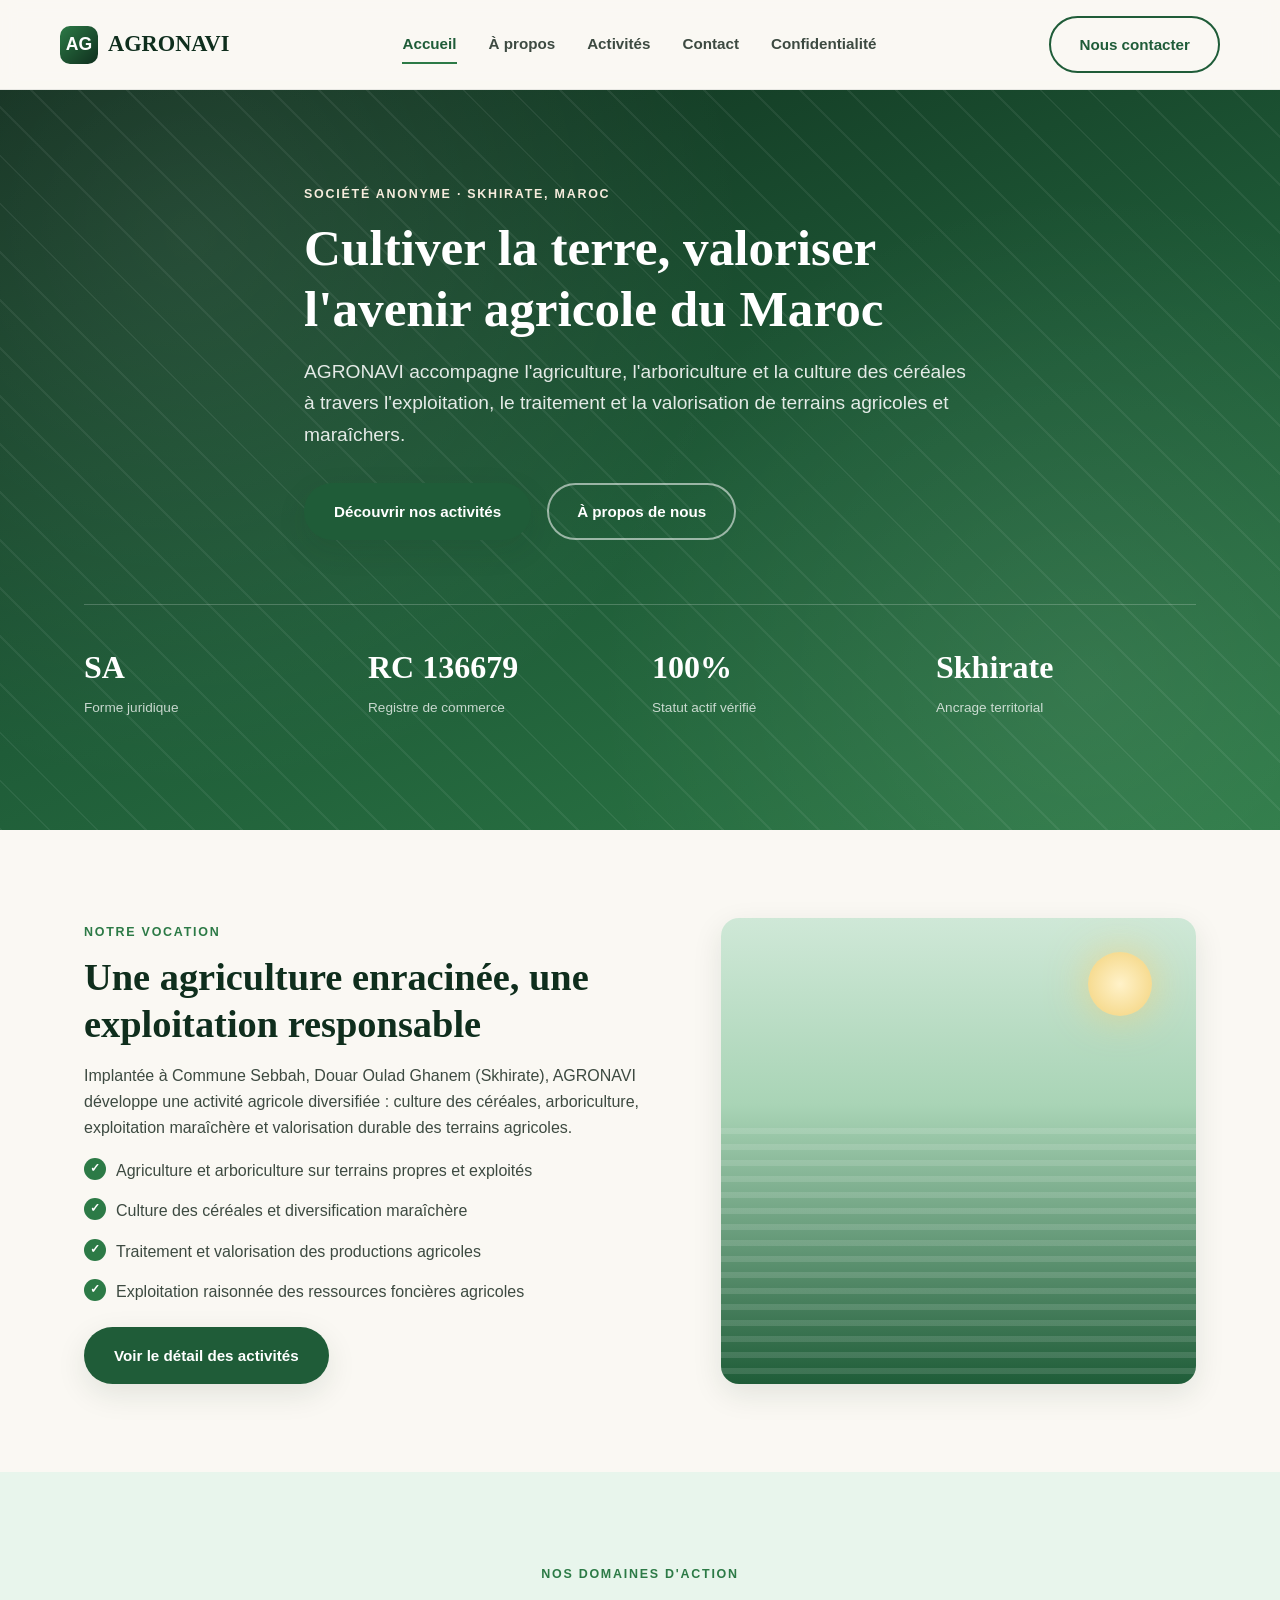
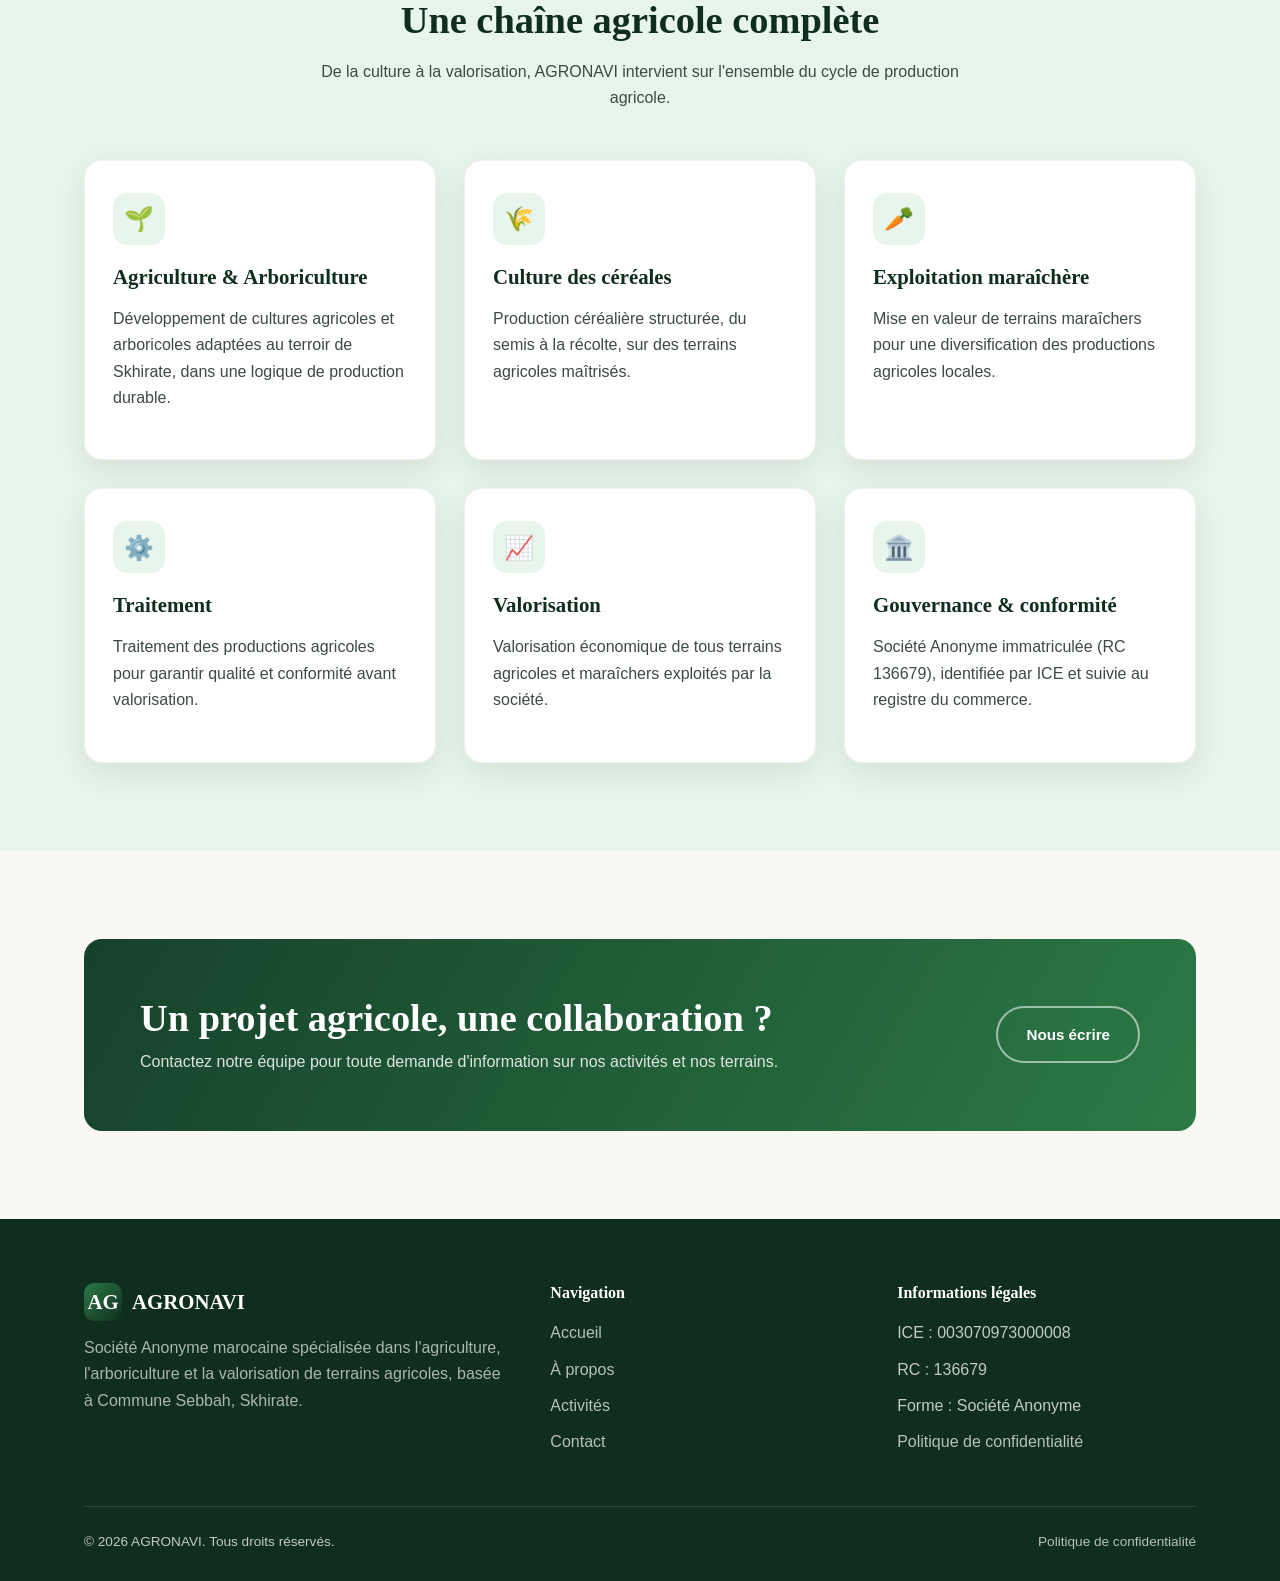
<file: index.html>
<!doctype html>
<html lang="fr">
<head>
<meta charset="UTF-8" />
<meta name="viewport" content="width=device-width, initial-scale=1.0" />
<title>AGRONAVI — Agriculture &amp; Arboriculture au Maroc</title>
<meta name="description" content="AGRONAVI, société anonyme marocaine spécialisée dans l'agriculture, l'arboriculture et la valorisation de terrains agricoles et maraîchers à Skhirate." />
<link rel="icon" href="data:image/svg+xml,<svg xmlns=%22http://www.w3.org/2000/svg%22 viewBox=%220 0 100 100%22><text y=%22.9em%22 font-size=%2290%22>🌾</text></svg>" />
<link rel="stylesheet" href="styles.css" />
</head>
<body>

<header class="site-header">
  <div class="container nav">
    <a href="index.html" class="brand">
      <span class="brand-mark">AG</span>
      AGRONAVI
    </a>
    <nav class="nav-links">
      <a href="index.html" class="active">Accueil</a>
      <a href="about.html">À propos</a>
      <a href="services.html">Activités</a>
      <a href="contact.html">Contact</a>
      <a href="privacy.html">Confidentialité</a>
    </nav>
    <div class="nav-cta">
      <a href="contact.html" class="btn btn-outline-dark">Nous contacter</a>
    </div>
    <button class="nav-toggle" aria-label="Menu">
      <span></span><span></span><span></span>
    </button>
  </div>
</header>

<section class="hero">
  <div class="hero-pattern"></div>
  <div class="container hero-inner">
    <span class="eyebrow">Société Anonyme · Skhirate, Maroc</span>
    <h1>Cultiver la terre, valoriser l'avenir agricole du Maroc</h1>
    <p class="lead">AGRONAVI accompagne l'agriculture, l'arboriculture et la culture des céréales à travers l'exploitation, le traitement et la valorisation de terrains agricoles et maraîchers.</p>
    <div class="hero-actions">
      <a href="services.html" class="btn btn-primary">Découvrir nos activités</a>
      <a href="about.html" class="btn btn-outline">À propos de nous</a>
    </div>
  </div>
  <div class="container">
    <div class="hero-stats">
      <div>
        <div class="stat-num">SA</div>
        <div class="stat-label">Forme juridique</div>
      </div>
      <div>
        <div class="stat-num">RC 136679</div>
        <div class="stat-label">Registre de commerce</div>
      </div>
      <div>
        <div class="stat-num">100%</div>
        <div class="stat-label">Statut actif vérifié</div>
      </div>
      <div>
        <div class="stat-num">Skhirate</div>
        <div class="stat-label">Ancrage territorial</div>
      </div>
    </div>
  </div>
</section>

<section>
  <div class="container grid-2">
    <div>
      <span class="eyebrow">Notre vocation</span>
      <h2>Une agriculture enracinée, une exploitation responsable</h2>
      <p>Implantée à Commune Sebbah, Douar Oulad Ghanem (Skhirate), AGRONAVI développe une activité agricole diversifiée : culture des céréales, arboriculture, exploitation maraîchère et valorisation durable des terrains agricoles.</p>
      <ul class="list-check">
        <li>Agriculture et arboriculture sur terrains propres et exploités</li>
        <li>Culture des céréales et diversification maraîchère</li>
        <li>Traitement et valorisation des productions agricoles</li>
        <li>Exploitation raisonnée des ressources foncières agricoles</li>
      </ul>
      <a href="services.html" class="btn btn-primary" style="margin-top:8px;">Voir le détail des activités</a>
    </div>
    <div class="field-graphic">
      <div class="sun"></div>
      <div class="rows"></div>
    </div>
  </div>
</section>

<section class="section-alt">
  <div class="container">
    <div class="section-head">
      <span class="eyebrow">Nos domaines d'action</span>
      <h2>Une chaîne agricole complète</h2>
      <p>De la culture à la valorisation, AGRONAVI intervient sur l'ensemble du cycle de production agricole.</p>
    </div>
    <div class="grid-3">
      <div class="card">
        <div class="card-icon">🌱</div>
        <h3>Agriculture &amp; Arboriculture</h3>
        <p>Développement de cultures agricoles et arboricoles adaptées au terroir de Skhirate, dans une logique de production durable.</p>
      </div>
      <div class="card">
        <div class="card-icon">🌾</div>
        <h3>Culture des céréales</h3>
        <p>Production céréalière structurée, du semis à la récolte, sur des terrains agricoles maîtrisés.</p>
      </div>
      <div class="card">
        <div class="card-icon">🥕</div>
        <h3>Exploitation maraîchère</h3>
        <p>Mise en valeur de terrains maraîchers pour une diversification des productions agricoles locales.</p>
      </div>
      <div class="card">
        <div class="card-icon">⚙️</div>
        <h3>Traitement</h3>
        <p>Traitement des productions agricoles pour garantir qualité et conformité avant valorisation.</p>
      </div>
      <div class="card">
        <div class="card-icon">📈</div>
        <h3>Valorisation</h3>
        <p>Valorisation économique de tous terrains agricoles et maraîchers exploités par la société.</p>
      </div>
      <div class="card">
        <div class="card-icon">🏛️</div>
        <h3>Gouvernance &amp; conformité</h3>
        <p>Société Anonyme immatriculée (RC 136679), identifiée par ICE et suivie au registre du commerce.</p>
      </div>
    </div>
  </div>
</section>

<section>
  <div class="container">
    <div class="cta-band">
      <div>
        <h2>Un projet agricole, une collaboration ?</h2>
        <p>Contactez notre équipe pour toute demande d'information sur nos activités et nos terrains.</p>
      </div>
      <a href="contact.html" class="btn btn-outline">Nous écrire</a>
    </div>
  </div>
</section>

<footer class="site-footer">
  <div class="container">
    <div class="footer-grid">
      <div>
        <div class="footer-brand"><span class="brand-mark">AG</span><span>AGRONAVI</span></div>
        <p>Société Anonyme marocaine spécialisée dans l'agriculture, l'arboriculture et la valorisation de terrains agricoles, basée à Commune Sebbah, Skhirate.</p>
      </div>
      <div>
        <h4>Navigation</h4>
        <ul class="footer-links">
          <li><a href="index.html">Accueil</a></li>
          <li><a href="about.html">À propos</a></li>
          <li><a href="services.html">Activités</a></li>
          <li><a href="contact.html">Contact</a></li>
        </ul>
      </div>
      <div>
        <h4>Informations légales</h4>
        <ul class="footer-links">
          <li>ICE : 003070973000008</li>
          <li>RC : 136679</li>
          <li>Forme : Société Anonyme</li>
          <li><a href="privacy.html">Politique de confidentialité</a></li>
        </ul>
      </div>
    </div>
    <div class="footer-bottom">
      <span>&copy; <span id="year"></span> AGRONAVI. Tous droits réservés.</span>
      <a href="privacy.html">Politique de confidentialité</a>
    </div>
  </div>
</footer>

<script src="script.js"></script>
</body>
</html>
</file>
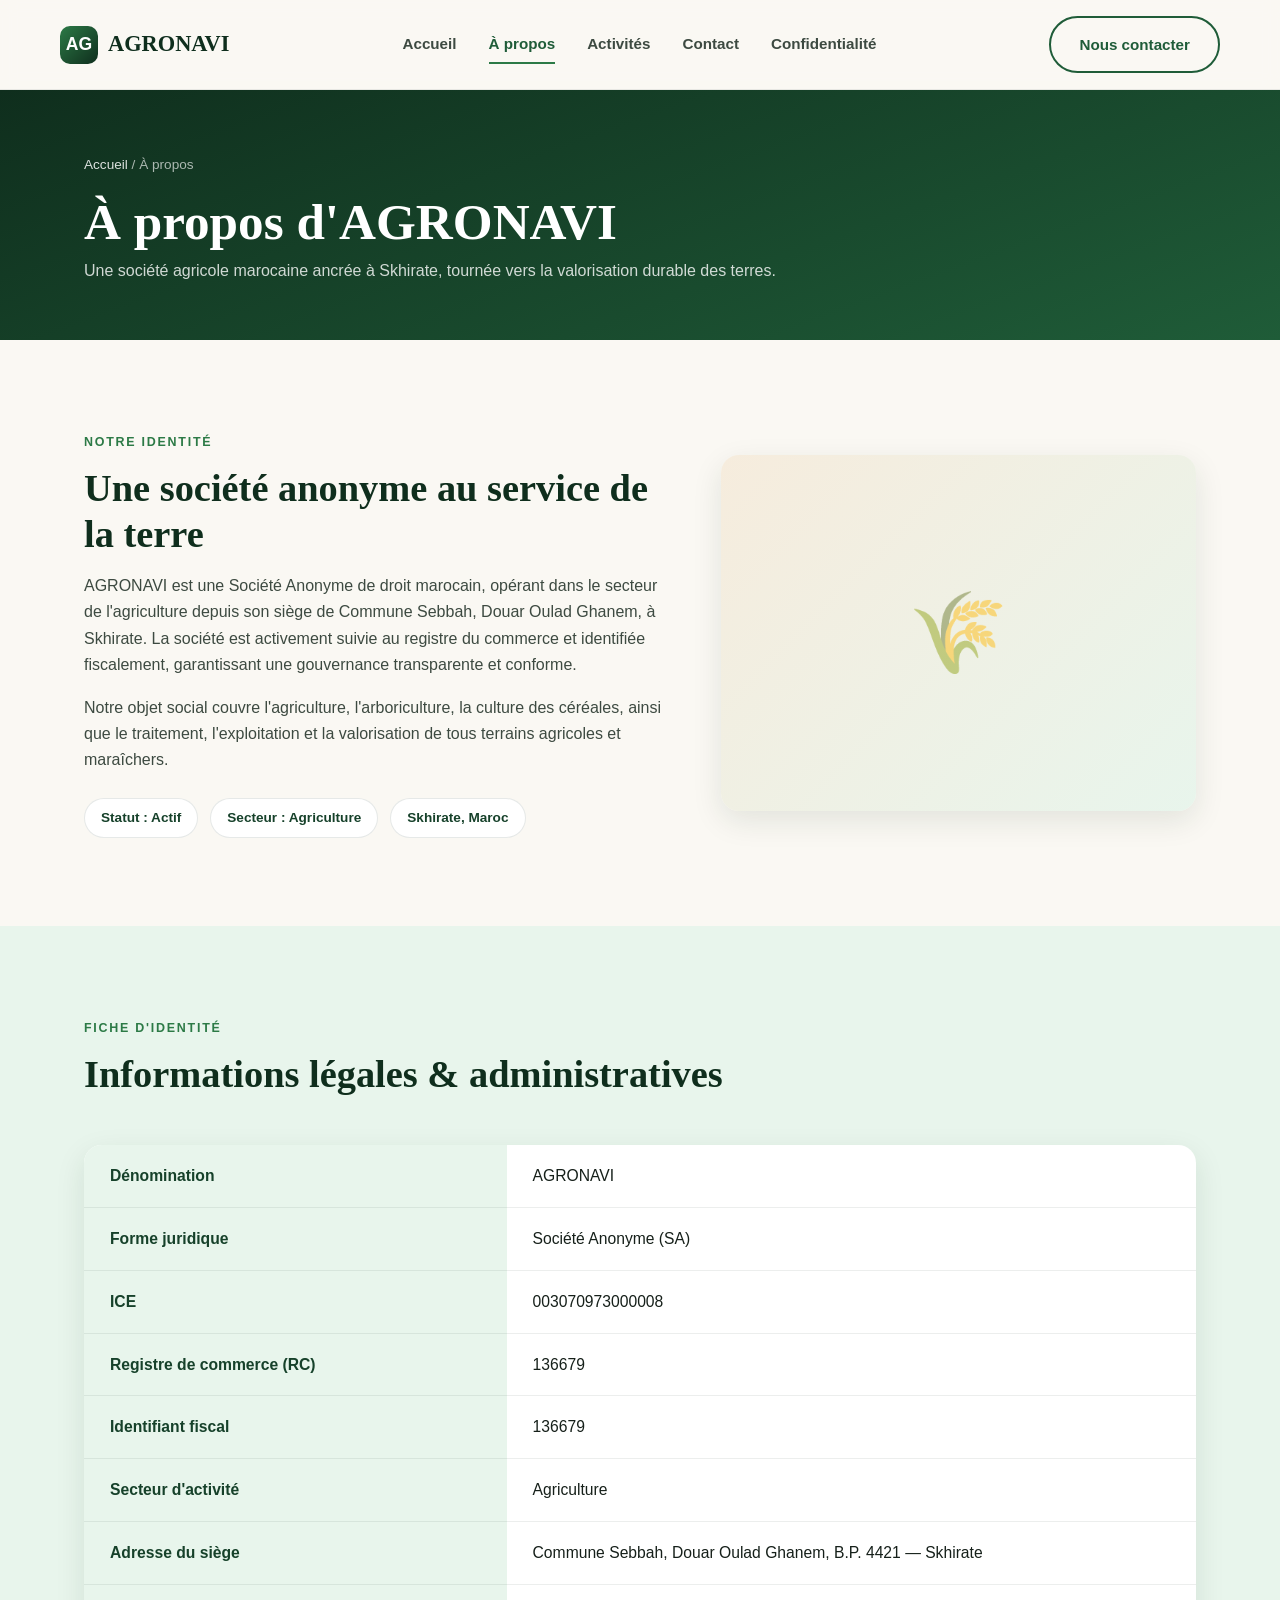
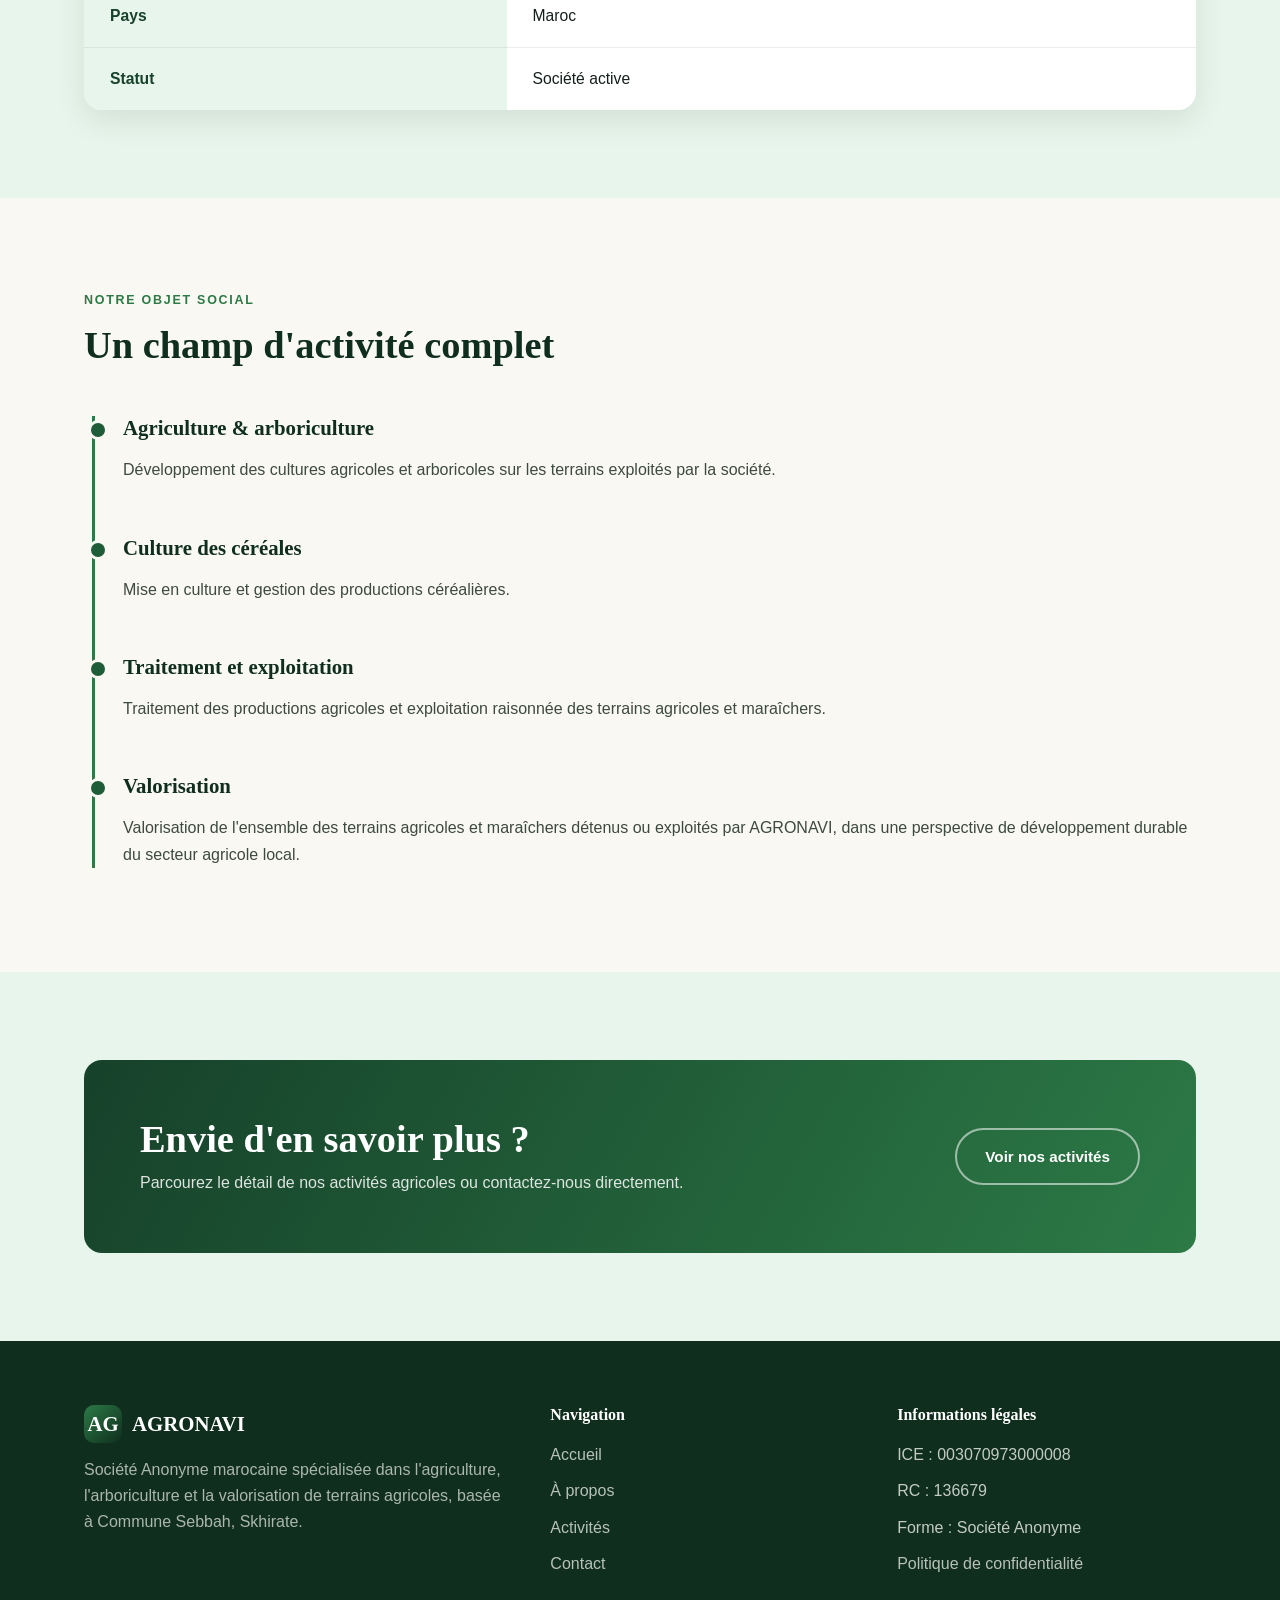
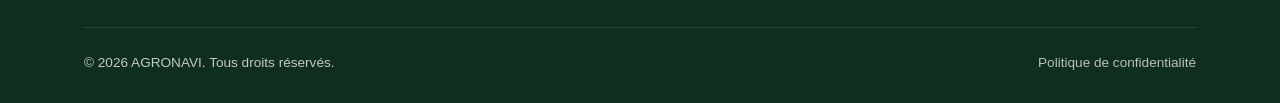
<file: about.html>
<!doctype html>
<html lang="fr">
<head>
<meta charset="UTF-8" />
<meta name="viewport" content="width=device-width, initial-scale=1.0" />
<title>À propos — AGRONAVI</title>
<meta name="description" content="Découvrez AGRONAVI : identité juridique, implantation à Skhirate, secteur d'activité et engagement agricole." />
<link rel="icon" href="data:image/svg+xml,<svg xmlns=%22http://www.w3.org/2000/svg%22 viewBox=%220 0 100 100%22><text y=%22.9em%22 font-size=%2290%22>🌾</text></svg>" />
<link rel="stylesheet" href="styles.css" />
</head>
<body>

<header class="site-header">
  <div class="container nav">
    <a href="index.html" class="brand">
      <span class="brand-mark">AG</span>
      AGRONAVI
    </a>
    <nav class="nav-links">
      <a href="index.html">Accueil</a>
      <a href="about.html" class="active">À propos</a>
      <a href="services.html">Activités</a>
      <a href="contact.html">Contact</a>
      <a href="privacy.html">Confidentialité</a>
    </nav>
    <div class="nav-cta">
      <a href="contact.html" class="btn btn-outline-dark">Nous contacter</a>
    </div>
    <button class="nav-toggle" aria-label="Menu">
      <span></span><span></span><span></span>
    </button>
  </div>
</header>

<section class="legal-hero">
  <div class="container">
    <div class="breadcrumb"><a href="index.html">Accueil</a> / À propos</div>
    <h1>À propos d'AGRONAVI</h1>
    <p>Une société agricole marocaine ancrée à Skhirate, tournée vers la valorisation durable des terres.</p>
  </div>
</section>

<section>
  <div class="container grid-2">
    <div>
      <span class="eyebrow">Notre identité</span>
      <h2>Une société anonyme au service de la terre</h2>
      <p>AGRONAVI est une Société Anonyme de droit marocain, opérant dans le secteur de l'agriculture depuis son siège de Commune Sebbah, Douar Oulad Ghanem, à Skhirate. La société est activement suivie au registre du commerce et identifiée fiscalement, garantissant une gouvernance transparente et conforme.</p>
      <p>Notre objet social couvre l'agriculture, l'arboriculture, la culture des céréales, ainsi que le traitement, l'exploitation et la valorisation de tous terrains agricoles et maraîchers.</p>
      <div class="badge-row">
        <span class="badge">Statut : Actif</span>
        <span class="badge">Secteur : Agriculture</span>
        <span class="badge">Skhirate, Maroc</span>
      </div>
    </div>
    <div class="image-frame"></div>
  </div>
</section>

<section class="section-alt">
  <div class="container">
    <div class="section-head left">
      <span class="eyebrow">Fiche d'identité</span>
      <h2>Informations légales &amp; administratives</h2>
    </div>
    <table class="info-table">
      <tr><td>Dénomination</td><td>AGRONAVI</td></tr>
      <tr><td>Forme juridique</td><td>Société Anonyme (SA)</td></tr>
      <tr><td>ICE</td><td>003070973000008</td></tr>
      <tr><td>Registre de commerce (RC)</td><td>136679</td></tr>
      <tr><td>Identifiant fiscal</td><td>136679</td></tr>
      <tr><td>Secteur d'activité</td><td>Agriculture</td></tr>
      <tr><td>Adresse du siège</td><td>Commune Sebbah, Douar Oulad Ghanem, B.P. 4421 — Skhirate</td></tr>
      <tr><td>Pays</td><td>Maroc</td></tr>
      <tr><td>Statut</td><td>Société active</td></tr>
    </table>
  </div>
</section>

<section>
  <div class="container">
    <div class="section-head left">
      <span class="eyebrow">Notre objet social</span>
      <h2>Un champ d'activité complet</h2>
    </div>
    <div class="timeline">
      <div class="timeline-item">
        <h3>Agriculture &amp; arboriculture</h3>
        <p>Développement des cultures agricoles et arboricoles sur les terrains exploités par la société.</p>
      </div>
      <div class="timeline-item">
        <h3>Culture des céréales</h3>
        <p>Mise en culture et gestion des productions céréalières.</p>
      </div>
      <div class="timeline-item">
        <h3>Traitement et exploitation</h3>
        <p>Traitement des productions agricoles et exploitation raisonnée des terrains agricoles et maraîchers.</p>
      </div>
      <div class="timeline-item">
        <h3>Valorisation</h3>
        <p>Valorisation de l'ensemble des terrains agricoles et maraîchers détenus ou exploités par AGRONAVI, dans une perspective de développement durable du secteur agricole local.</p>
      </div>
    </div>
  </div>
</section>

<section class="section-alt">
  <div class="container">
    <div class="cta-band">
      <div>
        <h2>Envie d'en savoir plus ?</h2>
        <p>Parcourez le détail de nos activités agricoles ou contactez-nous directement.</p>
      </div>
      <a href="services.html" class="btn btn-outline">Voir nos activités</a>
    </div>
  </div>
</section>

<footer class="site-footer">
  <div class="container">
    <div class="footer-grid">
      <div>
        <div class="footer-brand"><span class="brand-mark">AG</span><span>AGRONAVI</span></div>
        <p>Société Anonyme marocaine spécialisée dans l'agriculture, l'arboriculture et la valorisation de terrains agricoles, basée à Commune Sebbah, Skhirate.</p>
      </div>
      <div>
        <h4>Navigation</h4>
        <ul class="footer-links">
          <li><a href="index.html">Accueil</a></li>
          <li><a href="about.html">À propos</a></li>
          <li><a href="services.html">Activités</a></li>
          <li><a href="contact.html">Contact</a></li>
        </ul>
      </div>
      <div>
        <h4>Informations légales</h4>
        <ul class="footer-links">
          <li>ICE : 003070973000008</li>
          <li>RC : 136679</li>
          <li>Forme : Société Anonyme</li>
          <li><a href="privacy.html">Politique de confidentialité</a></li>
        </ul>
      </div>
    </div>
    <div class="footer-bottom">
      <span>&copy; <span id="year"></span> AGRONAVI. Tous droits réservés.</span>
      <a href="privacy.html">Politique de confidentialité</a>
    </div>
  </div>
</footer>

<script src="script.js"></script>
</body>
</html>
</file>
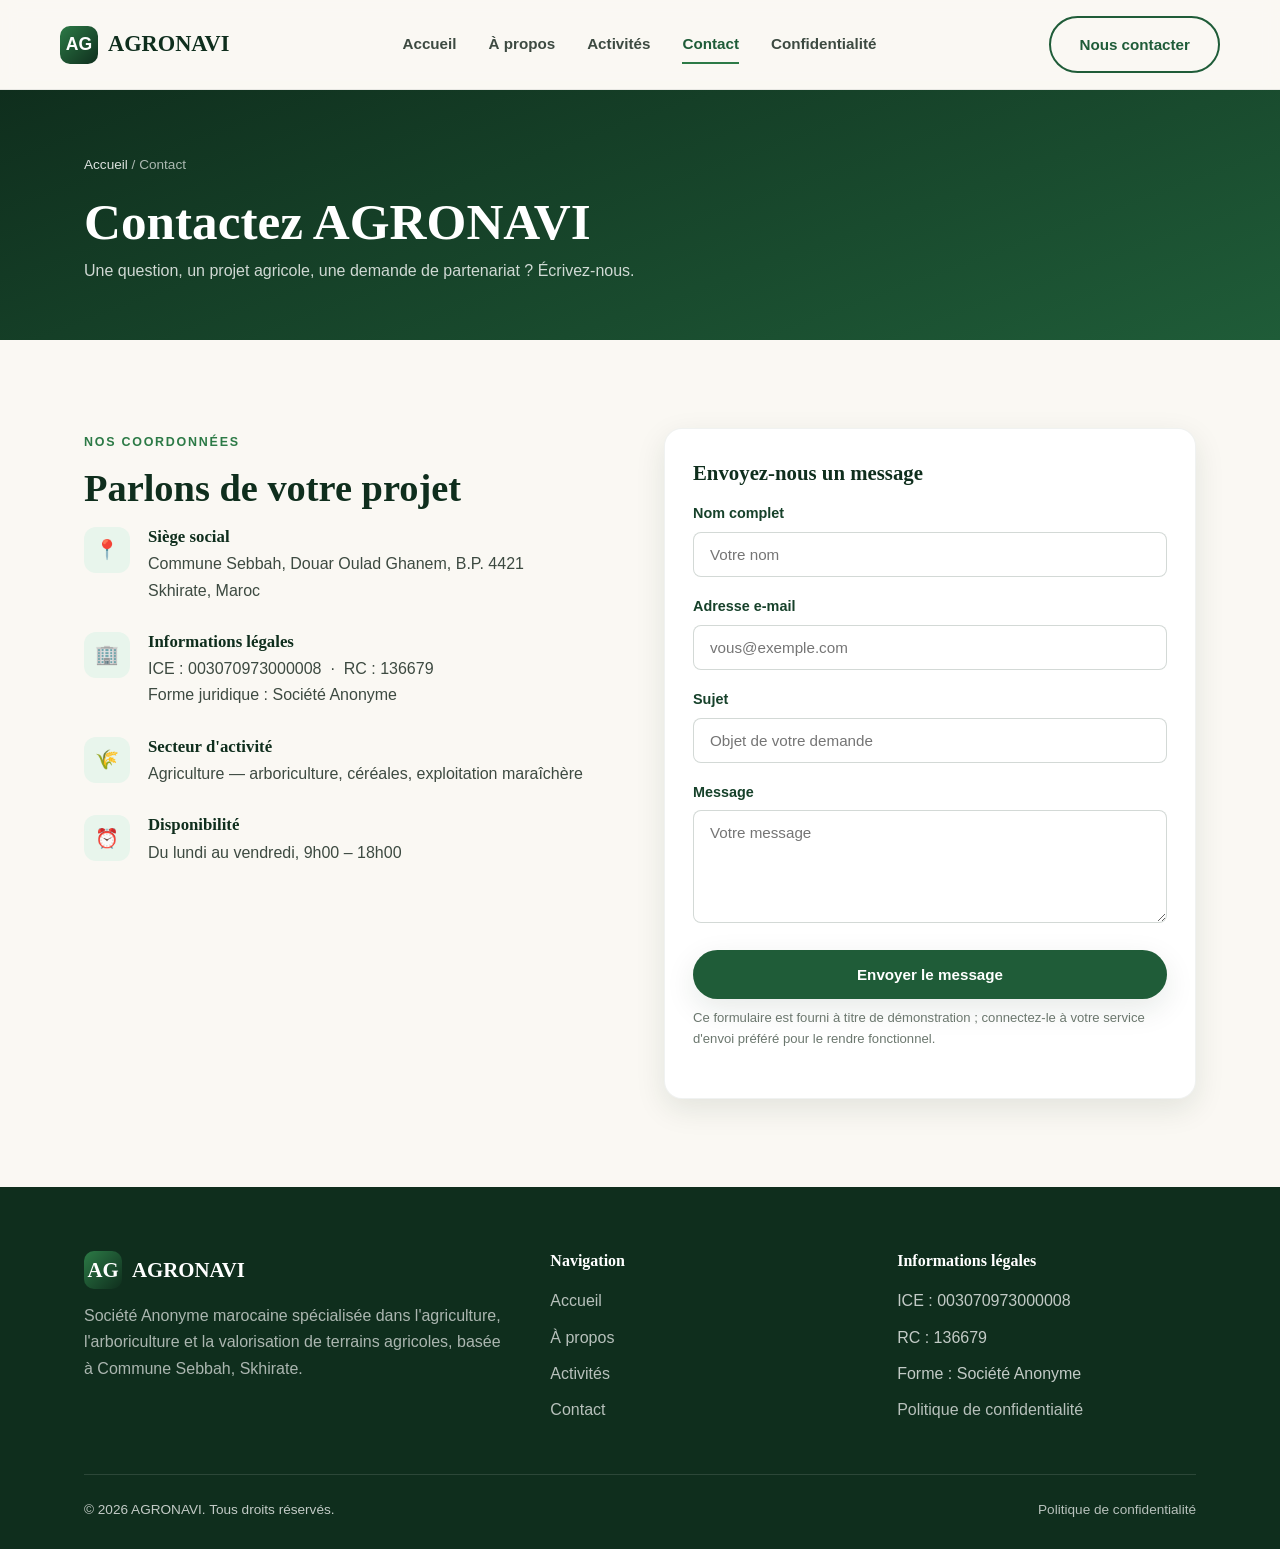
<file: contact.html>
<!doctype html>
<html lang="fr">
<head>
<meta charset="UTF-8" />
<meta name="viewport" content="width=device-width, initial-scale=1.0" />
<title>Contact — AGRONAVI</title>
<meta name="description" content="Contactez AGRONAVI, siège social à Commune Sebbah, Douar Oulad Ghanem, Skhirate, Maroc." />
<link rel="icon" href="data:image/svg+xml,<svg xmlns=%22http://www.w3.org/2000/svg%22 viewBox=%220 0 100 100%22><text y=%22.9em%22 font-size=%2290%22>🌾</text></svg>" />
<link rel="stylesheet" href="styles.css" />
</head>
<body>

<header class="site-header">
  <div class="container nav">
    <a href="index.html" class="brand">
      <span class="brand-mark">AG</span>
      AGRONAVI
    </a>
    <nav class="nav-links">
      <a href="index.html">Accueil</a>
      <a href="about.html">À propos</a>
      <a href="services.html">Activités</a>
      <a href="contact.html" class="active">Contact</a>
      <a href="privacy.html">Confidentialité</a>
    </nav>
    <div class="nav-cta">
      <a href="contact.html" class="btn btn-outline-dark">Nous contacter</a>
    </div>
    <button class="nav-toggle" aria-label="Menu">
      <span></span><span></span><span></span>
    </button>
  </div>
</header>

<section class="legal-hero">
  <div class="container">
    <div class="breadcrumb"><a href="index.html">Accueil</a> / Contact</div>
    <h1>Contactez AGRONAVI</h1>
    <p>Une question, un projet agricole, une demande de partenariat ? Écrivez-nous.</p>
  </div>
</section>

<section>
  <div class="container contact-grid">
    <div>
      <span class="eyebrow">Nos coordonnées</span>
      <h2>Parlons de votre projet</h2>
      <div class="contact-item">
        <div class="contact-icon">📍</div>
        <div>
          <h3>Siège social</h3>
          <p>Commune Sebbah, Douar Oulad Ghanem, B.P. 4421<br>Skhirate, Maroc</p>
        </div>
      </div>
      <div class="contact-item">
        <div class="contact-icon">🏢</div>
        <div>
          <h3>Informations légales</h3>
          <p>ICE : 003070973000008 &nbsp;·&nbsp; RC : 136679<br>Forme juridique : Société Anonyme</p>
        </div>
      </div>
      <div class="contact-item">
        <div class="contact-icon">🌾</div>
        <div>
          <h3>Secteur d'activité</h3>
          <p>Agriculture — arboriculture, céréales, exploitation maraîchère</p>
        </div>
      </div>
      <div class="contact-item">
        <div class="contact-icon">⏰</div>
        <div>
          <h3>Disponibilité</h3>
          <p>Du lundi au vendredi, 9h00 – 18h00</p>
        </div>
      </div>
    </div>

    <div class="card">
      <h3>Envoyez-nous un message</h3>
      <form class="contact-form">
        <div class="form-field">
          <label for="name">Nom complet</label>
          <input id="name" type="text" placeholder="Votre nom" required />
        </div>
        <div class="form-field">
          <label for="email">Adresse e-mail</label>
          <input id="email" type="email" placeholder="vous@exemple.com" required />
        </div>
        <div class="form-field">
          <label for="subject">Sujet</label>
          <input id="subject" type="text" placeholder="Objet de votre demande" />
        </div>
        <div class="form-field">
          <label for="message">Message</label>
          <textarea id="message" rows="5" placeholder="Votre message" required></textarea>
        </div>
        <button type="submit" class="btn btn-primary" style="width:100%;justify-content:center;">Envoyer le message</button>
        <p class="form-note">Ce formulaire est fourni à titre de démonstration ; connectez-le à votre service d'envoi préféré pour le rendre fonctionnel.</p>
      </form>
    </div>
  </div>
</section>

<footer class="site-footer">
  <div class="container">
    <div class="footer-grid">
      <div>
        <div class="footer-brand"><span class="brand-mark">AG</span><span>AGRONAVI</span></div>
        <p>Société Anonyme marocaine spécialisée dans l'agriculture, l'arboriculture et la valorisation de terrains agricoles, basée à Commune Sebbah, Skhirate.</p>
      </div>
      <div>
        <h4>Navigation</h4>
        <ul class="footer-links">
          <li><a href="index.html">Accueil</a></li>
          <li><a href="about.html">À propos</a></li>
          <li><a href="services.html">Activités</a></li>
          <li><a href="contact.html">Contact</a></li>
        </ul>
      </div>
      <div>
        <h4>Informations légales</h4>
        <ul class="footer-links">
          <li>ICE : 003070973000008</li>
          <li>RC : 136679</li>
          <li>Forme : Société Anonyme</li>
          <li><a href="privacy.html">Politique de confidentialité</a></li>
        </ul>
      </div>
    </div>
    <div class="footer-bottom">
      <span>&copy; <span id="year"></span> AGRONAVI. Tous droits réservés.</span>
      <a href="privacy.html">Politique de confidentialité</a>
    </div>
  </div>
</footer>

<script src="script.js"></script>
</body>
</html>
</file>
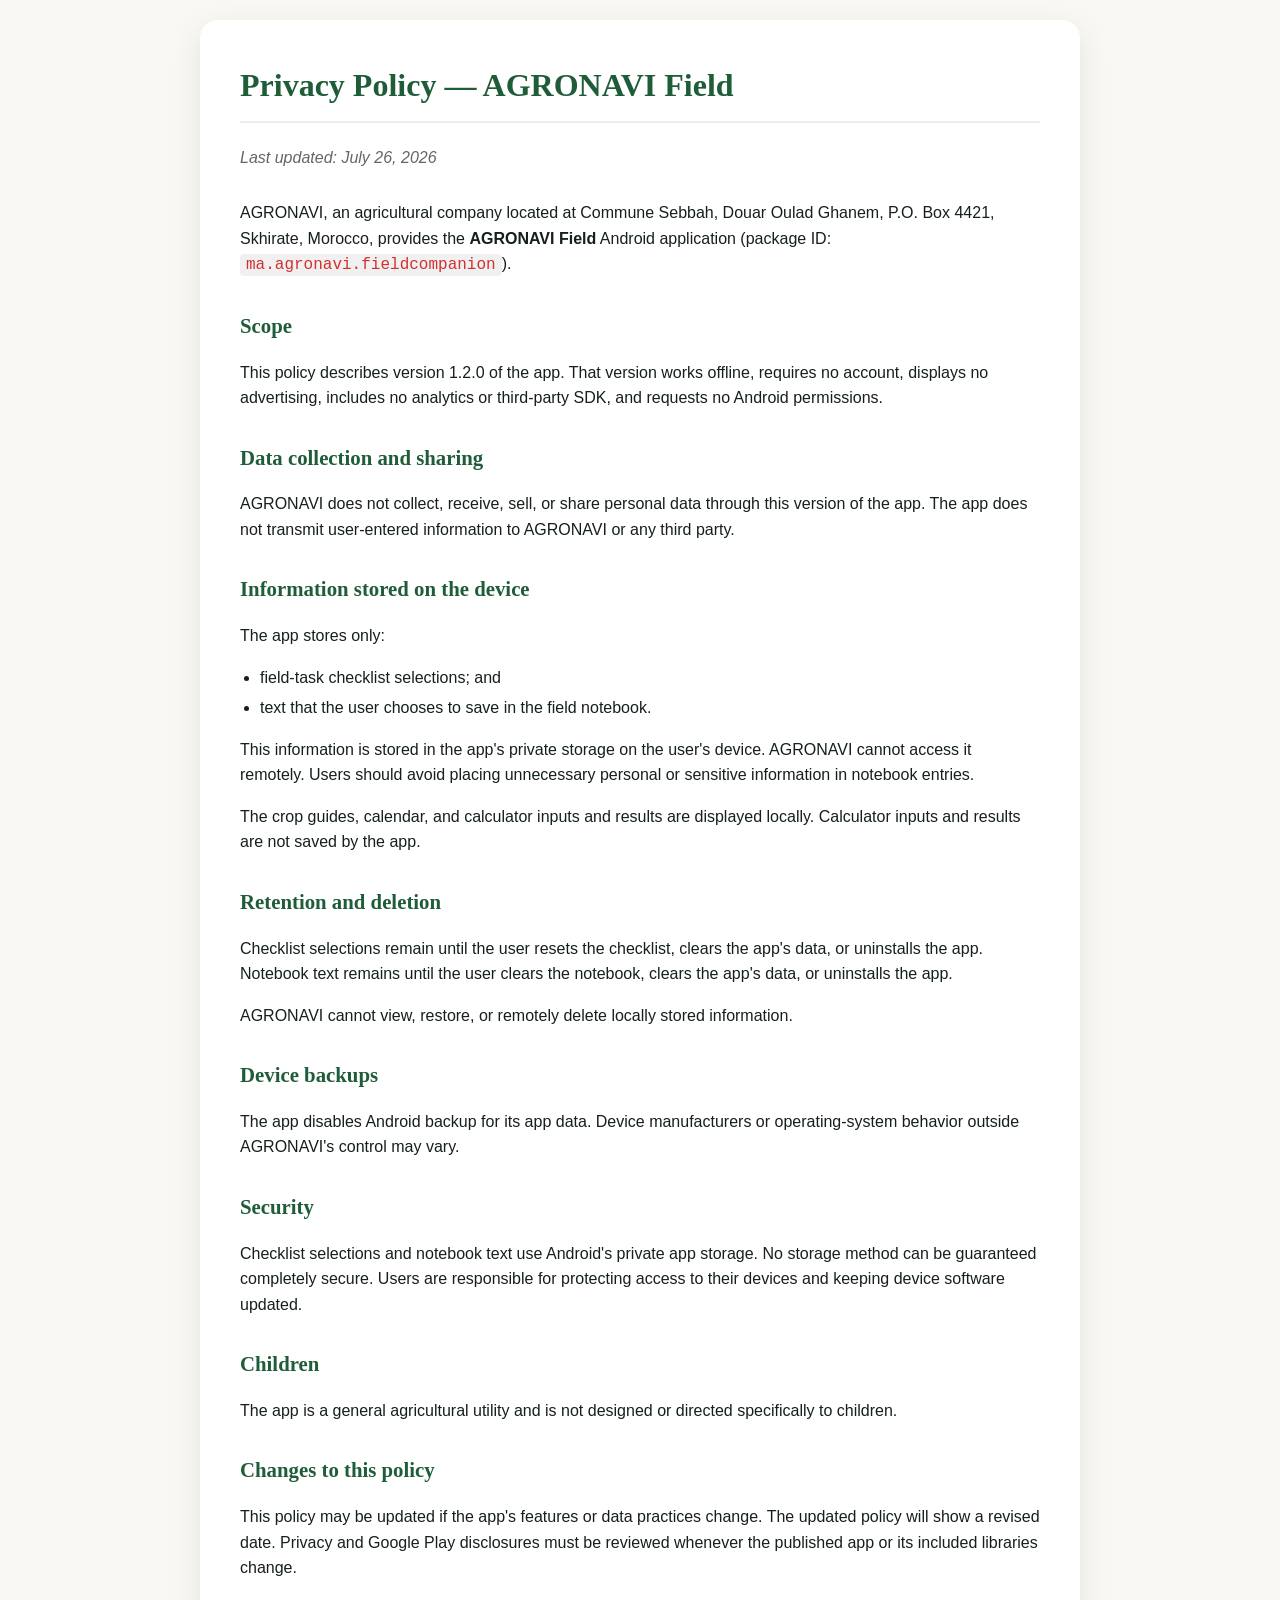
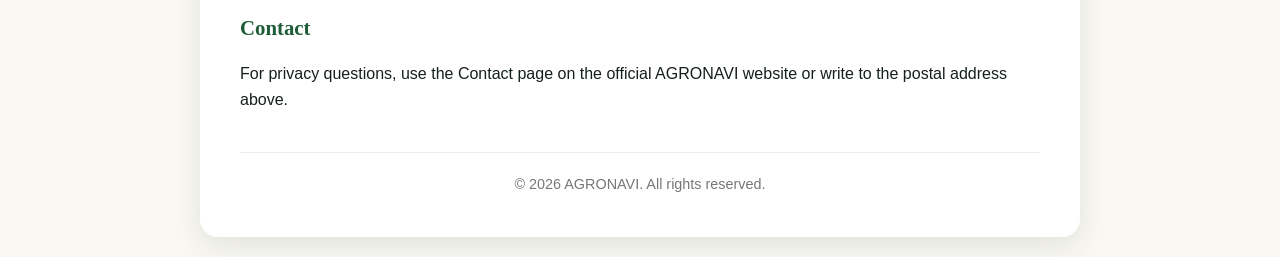
<file: privacy.html>
<!DOCTYPE html>
<html lang="en">
<head>
    <meta charset="UTF-8">
    <meta name="viewport" content="width=device-width, initial-scale=1.0">
    <title>Privacy Policy - AGRONAVI Field</title>
    <style>
        
        :root {
            --green-900: #0f2e1d;
            --green-800: #16412a;
            --green-700: #1f5c38;
            --green-600: #2c7a46;
            --green-500: #3c9a5c;
            --green-100: #e8f5ec;
            --earth-500: #b8894a;
            --earth-100: #f6ecdd;
            --cream: #faf8f3;
            --ink-900: #16201a;
            --ink-700: #3d4a41;
            --ink-500: #6b776e;
            --white: #ffffff;
            --radius-lg: 18px;
            --radius-md: 12px;
            --radius-sm: 8px;
            --shadow-soft: 0 10px 30px rgba(15, 46, 29, 0.10);
            --shadow-hover: 0 16px 40px rgba(15, 46, 29, 0.16);
            --container: 1160px;
            --font-head: "Georgia", "Iowan Old Style", serif;
            --font-body: -apple-system, BlinkMacSystemFont, "Segoe UI", Roboto, Helvetica, Arial, sans-serif;
            
            /* Map our previous variables to the new ones */
            --primary-color: var(--green-700);
            --text-color: var(--ink-900);
            --bg-color: var(--cream);
            --card-bg: var(--white);
            --border-color: rgba(15, 46, 29, 0.08);
        }

        body {
            font-family: var(--font-body);
            line-height: 1.6;
            color: var(--text-color);
            background-color: var(--bg-color);
            margin: 0;
            padding: 20px;
        }
        .container {
            max-width: 800px;
            margin: 0 auto;
            background-color: var(--card-bg);
            padding: 40px;
            border-radius: var(--radius-lg);
            box-shadow: var(--shadow-soft);
        }
        
        h1, h2, h3 {
            font-family: var(--font-head);
            color: var(--green-900);
        }
h1 {
            color: var(--primary-color);
            border-bottom: 2px solid var(--border-color);
            padding-bottom: 10px;
            margin-top: 0;
            font-size: 2rem;
        }
        h2 {
            color: var(--primary-color);
            margin-top: 30px;
            font-size: 1.3rem;
        }
        .last-updated {
            font-style: italic;
            color: #666;
            margin-bottom: 30px;
        }
        p {
            margin-bottom: 15px;
        }
        ul {
            margin-bottom: 15px;
            padding-left: 20px;
        }
        li {
            margin-bottom: 5px;
        }
        code {
            background-color: #f0f0f0;
            padding: 2px 6px;
            border-radius: 4px;
            font-family: ui-monospace, SFMono-Regular, Menlo, Monaco, Consolas, "Liberation Mono", "Courier New", monospace;
            color: #d32f2f;
        }
        footer {
            margin-top: 40px;
            text-align: center;
            font-size: 0.9em;
            color: #777;
            border-top: 1px solid var(--border-color);
            padding-top: 20px;
        }
        
        /* Responsive */
        @media (max-width: 600px) {
            .container {
                padding: 20px;
            }
            
        h1, h2, h3 {
            font-family: var(--font-head);
            color: var(--green-900);
        }
h1 {
                font-size: 1.5rem;
            }
        }
    </style>
</head>
<body>
    <div class="container">
        <header>
            <h1>Privacy Policy — AGRONAVI Field</h1>
            <p class="last-updated">Last updated: July 26, 2026</p>
        </header>
        <main>
            <p>AGRONAVI, an agricultural company located at Commune Sebbah, Douar Oulad Ghanem, P.O. Box 4421, Skhirate, Morocco, provides the <strong>AGRONAVI Field</strong> Android application (package ID: <code>ma.agronavi.fieldcompanion</code>).</p>
            
            <section>
                <h2>Scope</h2>
                <p>This policy describes version 1.2.0 of the app. That version works offline, requires no account, displays no advertising, includes no analytics or third-party SDK, and requests no Android permissions.</p>
            </section>

            <section>
                <h2>Data collection and sharing</h2>
                <p>AGRONAVI does not collect, receive, sell, or share personal data through this version of the app. The app does not transmit user-entered information to AGRONAVI or any third party.</p>
            </section>

            <section>
                <h2>Information stored on the device</h2>
                <p>The app stores only:</p>
                <ul>
                    <li>field-task checklist selections; and</li>
                    <li>text that the user chooses to save in the field notebook.</li>
                </ul>
                <p>This information is stored in the app's private storage on the user's device. AGRONAVI cannot access it remotely. Users should avoid placing unnecessary personal or sensitive information in notebook entries.</p>
                <p>The crop guides, calendar, and calculator inputs and results are displayed locally. Calculator inputs and results are not saved by the app.</p>
            </section>

            <section>
                <h2>Retention and deletion</h2>
                <p>Checklist selections remain until the user resets the checklist, clears the app's data, or uninstalls the app. Notebook text remains until the user clears the notebook, clears the app's data, or uninstalls the app.</p>
                <p>AGRONAVI cannot view, restore, or remotely delete locally stored information.</p>
            </section>

            <section>
                <h2>Device backups</h2>
                <p>The app disables Android backup for its app data. Device manufacturers or operating-system behavior outside AGRONAVI's control may vary.</p>
            </section>

            <section>
                <h2>Security</h2>
                <p>Checklist selections and notebook text use Android's private app storage. No storage method can be guaranteed completely secure. Users are responsible for protecting access to their devices and keeping device software updated.</p>
            </section>

            <section>
                <h2>Children</h2>
                <p>The app is a general agricultural utility and is not designed or directed specifically to children.</p>
            </section>

            <section>
                <h2>Changes to this policy</h2>
                <p>This policy may be updated if the app's features or data practices change. The updated policy will show a revised date. Privacy and Google Play disclosures must be reviewed whenever the published app or its included libraries change.</p>
            </section>

            <section>
                <h2>Contact</h2>
                <p>For privacy questions, use the Contact page on the official AGRONAVI website or write to the postal address above.</p>
            </section>
        </main>
        <footer>
            &copy; 2026 AGRONAVI. All rights reserved.
        </footer>
    </div>
</body>
</html>
</file>
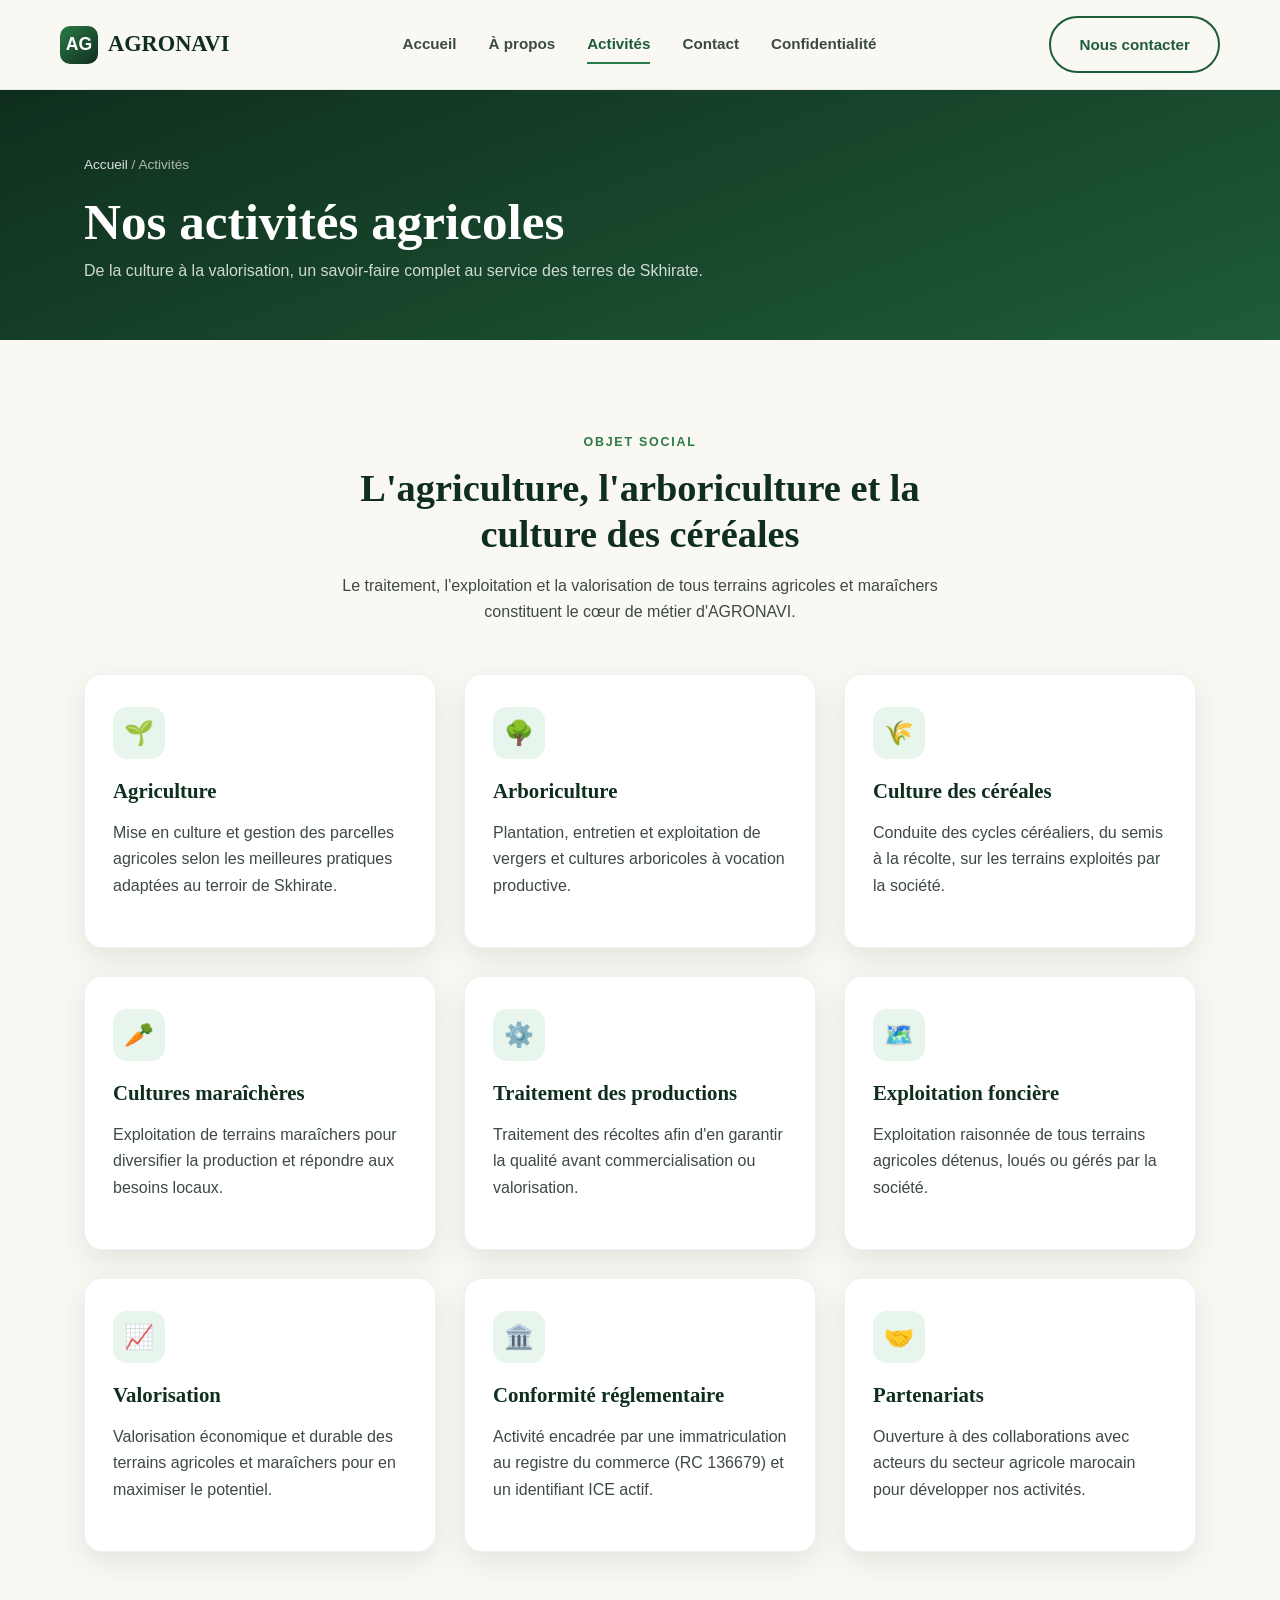
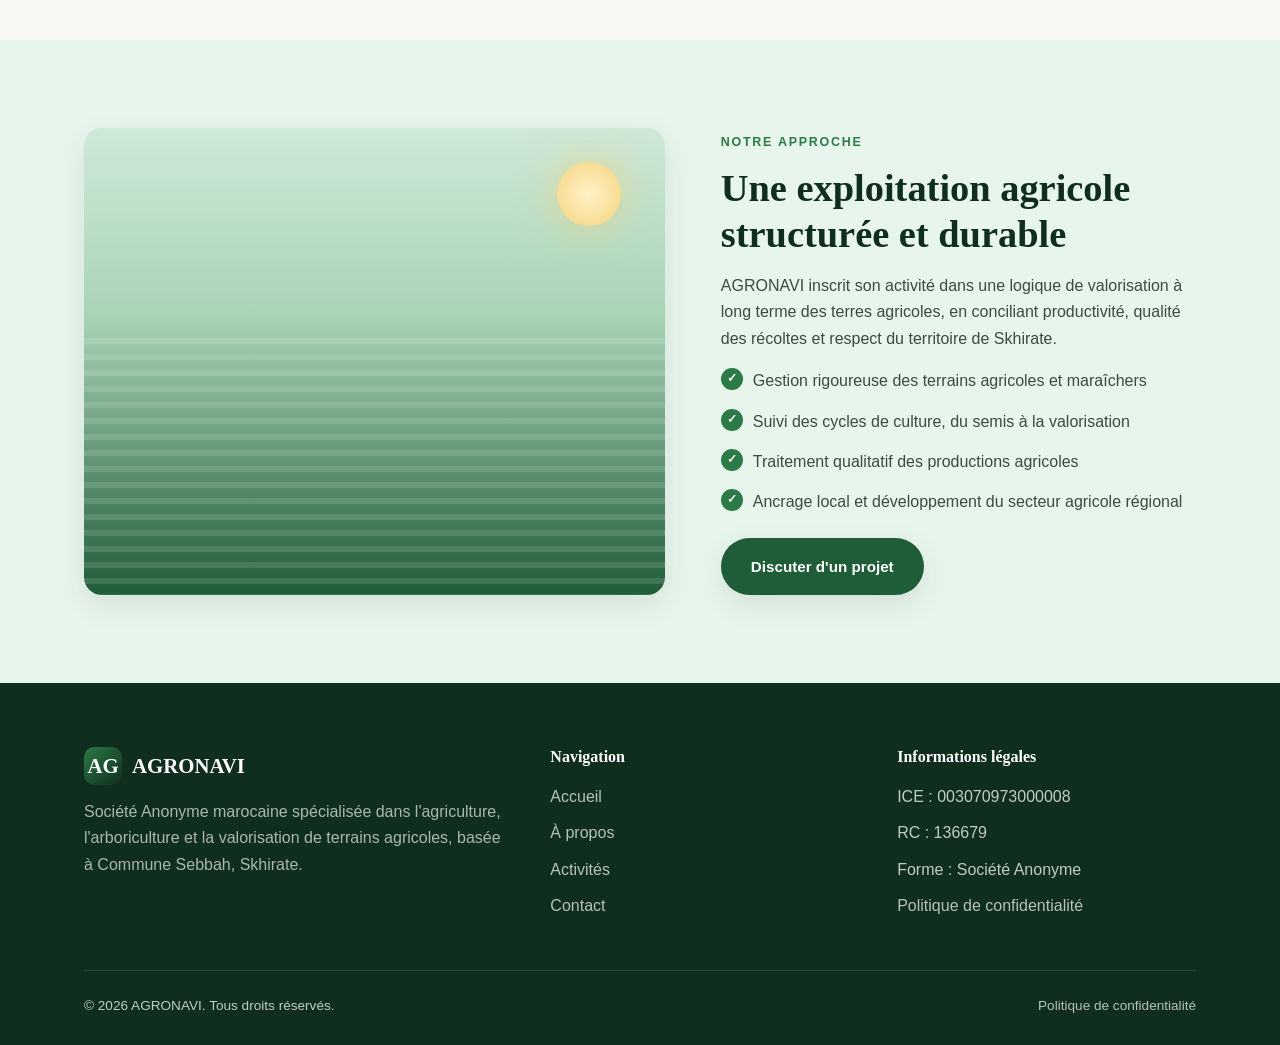
<file: services.html>
<!doctype html>
<html lang="fr">
<head>
<meta charset="UTF-8" />
<meta name="viewport" content="width=device-width, initial-scale=1.0" />
<title>Nos activités — AGRONAVI</title>
<meta name="description" content="Les activités d'AGRONAVI : agriculture, arboriculture, culture des céréales, traitement, exploitation et valorisation de terrains agricoles et maraîchers." />
<link rel="icon" href="data:image/svg+xml,<svg xmlns=%22http://www.w3.org/2000/svg%22 viewBox=%220 0 100 100%22><text y=%22.9em%22 font-size=%2290%22>🌾</text></svg>" />
<link rel="stylesheet" href="styles.css" />
</head>
<body>

<header class="site-header">
  <div class="container nav">
    <a href="index.html" class="brand">
      <span class="brand-mark">AG</span>
      AGRONAVI
    </a>
    <nav class="nav-links">
      <a href="index.html">Accueil</a>
      <a href="about.html">À propos</a>
      <a href="services.html" class="active">Activités</a>
      <a href="contact.html">Contact</a>
      <a href="privacy.html">Confidentialité</a>
    </nav>
    <div class="nav-cta">
      <a href="contact.html" class="btn btn-outline-dark">Nous contacter</a>
    </div>
    <button class="nav-toggle" aria-label="Menu">
      <span></span><span></span><span></span>
    </button>
  </div>
</header>

<section class="legal-hero">
  <div class="container">
    <div class="breadcrumb"><a href="index.html">Accueil</a> / Activités</div>
    <h1>Nos activités agricoles</h1>
    <p>De la culture à la valorisation, un savoir-faire complet au service des terres de Skhirate.</p>
  </div>
</section>

<section>
  <div class="container">
    <div class="section-head">
      <span class="eyebrow">Objet social</span>
      <h2>L'agriculture, l'arboriculture et la culture des céréales</h2>
      <p>Le traitement, l'exploitation et la valorisation de tous terrains agricoles et maraîchers constituent le cœur de métier d'AGRONAVI.</p>
    </div>
    <div class="grid-3">
      <div class="card">
        <div class="card-icon">🌱</div>
        <h3>Agriculture</h3>
        <p>Mise en culture et gestion des parcelles agricoles selon les meilleures pratiques adaptées au terroir de Skhirate.</p>
      </div>
      <div class="card">
        <div class="card-icon">🌳</div>
        <h3>Arboriculture</h3>
        <p>Plantation, entretien et exploitation de vergers et cultures arboricoles à vocation productive.</p>
      </div>
      <div class="card">
        <div class="card-icon">🌾</div>
        <h3>Culture des céréales</h3>
        <p>Conduite des cycles céréaliers, du semis à la récolte, sur les terrains exploités par la société.</p>
      </div>
      <div class="card">
        <div class="card-icon">🥕</div>
        <h3>Cultures maraîchères</h3>
        <p>Exploitation de terrains maraîchers pour diversifier la production et répondre aux besoins locaux.</p>
      </div>
      <div class="card">
        <div class="card-icon">⚙️</div>
        <h3>Traitement des productions</h3>
        <p>Traitement des récoltes afin d'en garantir la qualité avant commercialisation ou valorisation.</p>
      </div>
      <div class="card">
        <div class="card-icon">🗺️</div>
        <h3>Exploitation foncière</h3>
        <p>Exploitation raisonnée de tous terrains agricoles détenus, loués ou gérés par la société.</p>
      </div>
      <div class="card">
        <div class="card-icon">📈</div>
        <h3>Valorisation</h3>
        <p>Valorisation économique et durable des terrains agricoles et maraîchers pour en maximiser le potentiel.</p>
      </div>
      <div class="card">
        <div class="card-icon">🏛️</div>
        <h3>Conformité réglementaire</h3>
        <p>Activité encadrée par une immatriculation au registre du commerce (RC 136679) et un identifiant ICE actif.</p>
      </div>
      <div class="card">
        <div class="card-icon">🤝</div>
        <h3>Partenariats</h3>
        <p>Ouverture à des collaborations avec acteurs du secteur agricole marocain pour développer nos activités.</p>
      </div>
    </div>
  </div>
</section>

<section class="section-alt">
  <div class="container grid-2">
    <div class="field-graphic">
      <div class="sun"></div>
      <div class="rows"></div>
    </div>
    <div>
      <span class="eyebrow">Notre approche</span>
      <h2>Une exploitation agricole structurée et durable</h2>
      <p>AGRONAVI inscrit son activité dans une logique de valorisation à long terme des terres agricoles, en conciliant productivité, qualité des récoltes et respect du territoire de Skhirate.</p>
      <ul class="list-check">
        <li>Gestion rigoureuse des terrains agricoles et maraîchers</li>
        <li>Suivi des cycles de culture, du semis à la valorisation</li>
        <li>Traitement qualitatif des productions agricoles</li>
        <li>Ancrage local et développement du secteur agricole régional</li>
      </ul>
      <a href="contact.html" class="btn btn-primary" style="margin-top:8px;">Discuter d'un projet</a>
    </div>
  </div>
</section>

<footer class="site-footer">
  <div class="container">
    <div class="footer-grid">
      <div>
        <div class="footer-brand"><span class="brand-mark">AG</span><span>AGRONAVI</span></div>
        <p>Société Anonyme marocaine spécialisée dans l'agriculture, l'arboriculture et la valorisation de terrains agricoles, basée à Commune Sebbah, Skhirate.</p>
      </div>
      <div>
        <h4>Navigation</h4>
        <ul class="footer-links">
          <li><a href="index.html">Accueil</a></li>
          <li><a href="about.html">À propos</a></li>
          <li><a href="services.html">Activités</a></li>
          <li><a href="contact.html">Contact</a></li>
        </ul>
      </div>
      <div>
        <h4>Informations légales</h4>
        <ul class="footer-links">
          <li>ICE : 003070973000008</li>
          <li>RC : 136679</li>
          <li>Forme : Société Anonyme</li>
          <li><a href="privacy.html">Politique de confidentialité</a></li>
        </ul>
      </div>
    </div>
    <div class="footer-bottom">
      <span>&copy; <span id="year"></span> AGRONAVI. Tous droits réservés.</span>
      <a href="privacy.html">Politique de confidentialité</a>
    </div>
  </div>
</footer>

<script src="script.js"></script>
</body>
</html>
</file>
<file: styles.css>
/* ===== AGRONAVI — Feuille de style principale ===== */

:root {
  --green-900: #0f2e1d;
  --green-800: #16412a;
  --green-700: #1f5c38;
  --green-600: #2c7a46;
  --green-500: #3c9a5c;
  --green-100: #e8f5ec;
  --earth-500: #b8894a;
  --earth-100: #f6ecdd;
  --cream: #faf8f3;
  --ink-900: #16201a;
  --ink-700: #3d4a41;
  --ink-500: #6b776e;
  --white: #ffffff;
  --radius-lg: 18px;
  --radius-md: 12px;
  --radius-sm: 8px;
  --shadow-soft: 0 10px 30px rgba(15, 46, 29, 0.10);
  --shadow-hover: 0 16px 40px rgba(15, 46, 29, 0.16);
  --container: 1160px;
  --font-head: "Georgia", "Iowan Old Style", serif;
  --font-body: -apple-system, BlinkMacSystemFont, "Segoe UI", Roboto, Helvetica, Arial, sans-serif;
}

* { box-sizing: border-box; }

html { scroll-behavior: smooth; }

body {
  margin: 0;
  font-family: var(--font-body);
  color: var(--ink-900);
  background: var(--cream);
  line-height: 1.65;
  -webkit-font-smoothing: antialiased;
}

img { max-width: 100%; display: block; }

a { color: inherit; text-decoration: none; }

.container {
  max-width: var(--container);
  margin: 0 auto;
  padding: 0 24px;
}

h1, h2, h3, h4 {
  font-family: var(--font-head);
  color: var(--green-900);
  line-height: 1.2;
  margin: 0 0 16px;
}

h1 { font-size: clamp(2.2rem, 4vw, 3.4rem); }
h2 { font-size: clamp(1.7rem, 3vw, 2.4rem); }
h3 { font-size: 1.3rem; }

p { margin: 0 0 16px; color: var(--ink-700); }

.eyebrow {
  display: inline-block;
  font-size: 0.78rem;
  letter-spacing: 0.14em;
  text-transform: uppercase;
  color: var(--green-600);
  font-weight: 700;
  margin-bottom: 12px;
}

.lead {
  font-size: 1.15rem;
  color: var(--ink-700);
}

.btn {
  display: inline-flex;
  align-items: center;
  gap: 8px;
  padding: 14px 28px;
  border-radius: 999px;
  font-weight: 600;
  font-size: 0.95rem;
  border: 2px solid transparent;
  cursor: pointer;
  transition: transform 0.2s ease, box-shadow 0.2s ease, background 0.2s ease;
}

.btn-primary {
  background: var(--green-700);
  color: var(--white);
  box-shadow: var(--shadow-soft);
}
.btn-primary:hover { background: var(--green-600); transform: translateY(-2px); box-shadow: var(--shadow-hover); }

.btn-outline {
  background: transparent;
  border-color: rgba(255,255,255,0.55);
  color: var(--white);
}
.btn-outline:hover { background: rgba(255,255,255,0.12); transform: translateY(-2px); }

.btn-outline-dark {
  background: transparent;
  border-color: var(--green-700);
  color: var(--green-700);
}
.btn-outline-dark:hover { background: var(--green-100); transform: translateY(-2px); }

/* ===== Header ===== */
.site-header {
  position: sticky;
  top: 0;
  z-index: 100;
  background: rgba(250, 248, 243, 0.92);
  backdrop-filter: blur(8px);
  border-bottom: 1px solid rgba(15, 46, 29, 0.08);
}

.nav {
  display: flex;
  align-items: center;
  justify-content: space-between;
  padding: 16px 0;
}

.brand {
  display: flex;
  align-items: center;
  gap: 10px;
  font-family: var(--font-head);
  font-weight: 700;
  font-size: 1.4rem;
  color: var(--green-900);
}

.brand-mark {
  width: 38px;
  height: 38px;
  border-radius: 10px;
  background: linear-gradient(135deg, var(--green-600), var(--green-900));
  display: flex;
  align-items: center;
  justify-content: center;
  color: var(--white);
  font-family: var(--font-body);
  font-weight: 800;
  font-size: 1.1rem;
}

.nav-links {
  display: flex;
  align-items: center;
  gap: 32px;
}

.nav-links a {
  font-weight: 600;
  font-size: 0.95rem;
  color: var(--ink-700);
  padding: 6px 0;
  border-bottom: 2px solid transparent;
  transition: color 0.2s ease, border-color 0.2s ease;
}

.nav-links a:hover,
.nav-links a.active {
  color: var(--green-700);
  border-color: var(--green-600);
}

.nav-cta {
  display: flex;
  align-items: center;
  gap: 16px;
}

.nav-toggle {
  display: none;
  flex-direction: column;
  gap: 5px;
  background: none;
  border: none;
  cursor: pointer;
  padding: 8px;
}
.nav-toggle span {
  width: 24px;
  height: 2px;
  background: var(--green-900);
  border-radius: 2px;
}

/* ===== Hero ===== */
.hero {
  position: relative;
  padding: 90px 0 110px;
  background: linear-gradient(160deg, var(--green-900) 0%, var(--green-700) 55%, var(--green-600) 100%);
  color: var(--white);
  overflow: hidden;
}

.hero::before {
  content: "";
  position: absolute;
  inset: 0;
  background-image:
    radial-gradient(circle at 15% 20%, rgba(255,255,255,0.08) 0, transparent 45%),
    radial-gradient(circle at 85% 80%, rgba(255,255,255,0.07) 0, transparent 40%);
}

.hero-pattern {
  position: absolute;
  inset: 0;
  opacity: 0.12;
  background-image: repeating-linear-gradient(45deg, rgba(255,255,255,0.5) 0 2px, transparent 2px 34px);
}

.hero-inner {
  position: relative;
  z-index: 1;
  max-width: 720px;
}

.hero .eyebrow { color: var(--earth-100); }
.hero h1 { color: var(--white); }
.hero .lead { color: rgba(255,255,255,0.88); font-size: 1.2rem; }

.hero-actions {
  display: flex;
  gap: 16px;
  margin-top: 32px;
  flex-wrap: wrap;
}

.hero-stats {
  position: relative;
  z-index: 1;
  display: grid;
  grid-template-columns: repeat(4, 1fr);
  gap: 24px;
  margin-top: 64px;
  padding-top: 36px;
  border-top: 1px solid rgba(255,255,255,0.2);
}

.stat-num {
  font-family: var(--font-head);
  font-size: 2rem;
  font-weight: 700;
  color: var(--white);
}
.stat-label {
  font-size: 0.85rem;
  color: rgba(255,255,255,0.75);
  margin-top: 4px;
}

/* ===== Sections ===== */
section { padding: 88px 0; }

.section-alt { background: var(--green-100); }

.section-head {
  max-width: 640px;
  margin: 0 auto 48px;
  text-align: center;
}
.section-head.left { margin: 0 0 48px; text-align: left; }

.grid-2 {
  display: grid;
  grid-template-columns: 1.1fr 0.9fr;
  gap: 56px;
  align-items: center;
}

.grid-3 {
  display: grid;
  grid-template-columns: repeat(3, 1fr);
  gap: 28px;
}

.grid-4 {
  display: grid;
  grid-template-columns: repeat(4, 1fr);
  gap: 24px;
}

.card {
  background: var(--white);
  border-radius: var(--radius-lg);
  padding: 32px 28px;
  box-shadow: var(--shadow-soft);
  transition: transform 0.25s ease, box-shadow 0.25s ease;
  border: 1px solid rgba(15,46,29,0.06);
}
.card:hover { transform: translateY(-6px); box-shadow: var(--shadow-hover); }

.card-icon {
  width: 52px;
  height: 52px;
  border-radius: 14px;
  background: var(--green-100);
  color: var(--green-700);
  display: flex;
  align-items: center;
  justify-content: center;
  font-size: 1.5rem;
  margin-bottom: 20px;
}

.image-frame {
  border-radius: var(--radius-lg);
  overflow: hidden;
  box-shadow: var(--shadow-soft);
  aspect-ratio: 4/3;
  background: linear-gradient(135deg, var(--earth-100), var(--green-100));
  position: relative;
}
.image-frame::after {
  content: "🌾";
  position: absolute;
  inset: 0;
  display: flex;
  align-items: center;
  justify-content: center;
  font-size: 5rem;
  opacity: 0.5;
}

.field-graphic {
  border-radius: var(--radius-lg);
  overflow: hidden;
  box-shadow: var(--shadow-soft);
  height: 100%;
  min-height: 320px;
  background: linear-gradient(180deg, #cfe8d7 0%, #a9d4b6 40%, var(--green-700) 100%);
  position: relative;
}
.field-graphic .rows {
  position: absolute;
  left: 0; right: 0; bottom: 0;
  height: 55%;
  background-image: repeating-linear-gradient(180deg, rgba(255,255,255,0.12) 0 6px, transparent 6px 16px);
}
.field-graphic .sun {
  position: absolute;
  top: 34px; right: 44px;
  width: 64px; height: 64px;
  border-radius: 50%;
  background: radial-gradient(circle, #fff2c9, #f3d27a);
  box-shadow: 0 0 40px rgba(243, 210, 122, 0.7);
}

.list-check {
  list-style: none;
  margin: 0;
  padding: 0;
}
.list-check li {
  position: relative;
  padding-left: 32px;
  margin-bottom: 14px;
  color: var(--ink-700);
}
.list-check li::before {
  content: "✓";
  position: absolute;
  left: 0;
  top: 0;
  width: 22px;
  height: 22px;
  border-radius: 50%;
  background: var(--green-600);
  color: var(--white);
  font-size: 0.75rem;
  display: flex;
  align-items: center;
  justify-content: center;
  font-weight: 700;
}

.badge-row {
  display: flex;
  flex-wrap: wrap;
  gap: 12px;
  margin-top: 24px;
}
.badge {
  background: var(--white);
  border: 1px solid rgba(15,46,29,0.1);
  padding: 8px 16px;
  border-radius: 999px;
  font-size: 0.85rem;
  font-weight: 600;
  color: var(--green-800);
}

.info-table {
  width: 100%;
  border-collapse: collapse;
  background: var(--white);
  border-radius: var(--radius-lg);
  overflow: hidden;
  box-shadow: var(--shadow-soft);
}
.info-table tr:not(:last-child) td { border-bottom: 1px solid rgba(15,46,29,0.08); }
.info-table td {
  padding: 18px 26px;
  font-size: 0.98rem;
}
.info-table td:first-child {
  font-weight: 700;
  color: var(--green-800);
  width: 38%;
  background: var(--green-100);
}

.timeline {
  border-left: 3px solid var(--green-600);
  margin-left: 8px;
  padding-left: 28px;
}
.timeline-item { position: relative; padding-bottom: 36px; }
.timeline-item:last-child { padding-bottom: 0; }
.timeline-item::before {
  content: "";
  position: absolute;
  left: -35px;
  top: 4px;
  width: 14px;
  height: 14px;
  border-radius: 50%;
  background: var(--green-700);
  border: 3px solid var(--cream);
}

/* CTA band */
.cta-band {
  background: linear-gradient(120deg, var(--green-800), var(--green-600));
  color: var(--white);
  border-radius: var(--radius-lg);
  padding: 56px;
  display: flex;
  align-items: center;
  justify-content: space-between;
  gap: 32px;
  flex-wrap: wrap;
}
.cta-band h2 { color: var(--white); margin-bottom: 8px; }
.cta-band p { color: rgba(255,255,255,0.85); margin-bottom: 0; }

/* Contact page */
.contact-grid {
  display: grid;
  grid-template-columns: 1fr 1fr;
  gap: 48px;
}
.contact-item {
  display: flex;
  gap: 18px;
  margin-bottom: 28px;
}
.contact-icon {
  width: 46px;
  height: 46px;
  border-radius: 12px;
  background: var(--green-100);
  color: var(--green-700);
  display: flex;
  align-items: center;
  justify-content: center;
  flex-shrink: 0;
  font-size: 1.2rem;
}
.contact-item h3 { margin-bottom: 4px; font-size: 1.05rem; }
.contact-item p { margin: 0; }

.form-field { margin-bottom: 18px; }
.form-field label {
  display: block;
  font-weight: 600;
  font-size: 0.9rem;
  color: var(--green-800);
  margin-bottom: 6px;
}
.form-field input,
.form-field textarea {
  width: 100%;
  padding: 13px 16px;
  border-radius: var(--radius-sm);
  border: 1px solid rgba(15,46,29,0.18);
  font-family: inherit;
  font-size: 0.95rem;
  background: var(--white);
  color: var(--ink-900);
}
.form-field input:focus,
.form-field textarea:focus {
  outline: none;
  border-color: var(--green-600);
  box-shadow: 0 0 0 3px rgba(60, 154, 92, 0.18);
}
.form-note {
  font-size: 0.82rem;
  color: var(--ink-500);
  margin-top: 8px;
}

/* Footer */
.site-footer {
  background: var(--green-900);
  color: rgba(255,255,255,0.75);
  padding: 64px 0 28px;
}
.footer-grid {
  display: grid;
  grid-template-columns: 1.4fr 1fr 1fr;
  gap: 48px;
  padding-bottom: 40px;
  border-bottom: 1px solid rgba(255,255,255,0.12);
}
.footer-grid h4 {
  color: var(--white);
  font-size: 1rem;
  margin-bottom: 18px;
}
.footer-grid p { color: rgba(255,255,255,0.65); }
.footer-links { list-style: none; padding: 0; margin: 0; }
.footer-links li { margin-bottom: 10px; }
.footer-links a { color: rgba(255,255,255,0.7); transition: color 0.2s; }
.footer-links a:hover { color: var(--white); }
.footer-brand { display: flex; align-items: center; gap: 10px; margin-bottom: 14px; }
.footer-brand span {
  font-family: var(--font-head);
  font-size: 1.3rem;
  color: var(--white);
  font-weight: 700;
}
.footer-bottom {
  display: flex;
  justify-content: space-between;
  align-items: center;
  padding-top: 24px;
  font-size: 0.85rem;
  flex-wrap: wrap;
  gap: 12px;
}
.footer-bottom a { color: rgba(255,255,255,0.7); }
.footer-bottom a:hover { color: var(--white); }

/* Legal / privacy pages */
.legal-hero {
  background: linear-gradient(160deg, var(--green-900), var(--green-700));
  color: var(--white);
  padding: 64px 0 56px;
}
.legal-hero h1 { color: var(--white); margin-bottom: 6px; }
.legal-hero p { color: rgba(255,255,255,0.8); margin: 0; }

.legal-content {
  max-width: 820px;
  margin: 0 auto;
  padding: 64px 24px;
}
.legal-content h2 {
  margin-top: 44px;
  font-size: 1.5rem;
  border-bottom: 2px solid var(--green-100);
  padding-bottom: 10px;
}
.legal-content h2:first-child { margin-top: 0; }
.legal-content ul { color: var(--ink-700); padding-left: 22px; }
.legal-content li { margin-bottom: 10px; }
.toc {
  background: var(--green-100);
  border-radius: var(--radius-md);
  padding: 24px 28px;
  margin-bottom: 12px;
}
.toc a {
  display: block;
  padding: 6px 0;
  color: var(--green-800);
  font-weight: 600;
  font-size: 0.92rem;
}
.toc a:hover { color: var(--green-600); }

/* Breadcrumb */
.breadcrumb {
  font-size: 0.85rem;
  color: rgba(255,255,255,0.65);
  margin-bottom: 14px;
}
.breadcrumb a { color: rgba(255,255,255,0.85); }

/* Responsive */
@media (max-width: 900px) {
  .grid-2, .contact-grid { grid-template-columns: 1fr; }
  .grid-3, .grid-4 { grid-template-columns: repeat(2, 1fr); }
  .footer-grid { grid-template-columns: 1fr; gap: 28px; }
  .hero-stats { grid-template-columns: repeat(2, 1fr); }
}

@media (max-width: 720px) {
  .nav-links { display: none; }
  .nav-toggle { display: flex; }
  .nav.open .nav-links {
    display: flex;
    position: absolute;
    top: 100%;
    left: 0;
    right: 0;
    background: var(--cream);
    flex-direction: column;
    padding: 20px 24px;
    gap: 18px;
    box-shadow: var(--shadow-soft);
  }
  .grid-3, .grid-4 { grid-template-columns: 1fr; }
  .cta-band { flex-direction: column; text-align: center; }
  section { padding: 60px 0; }
}
</file>
